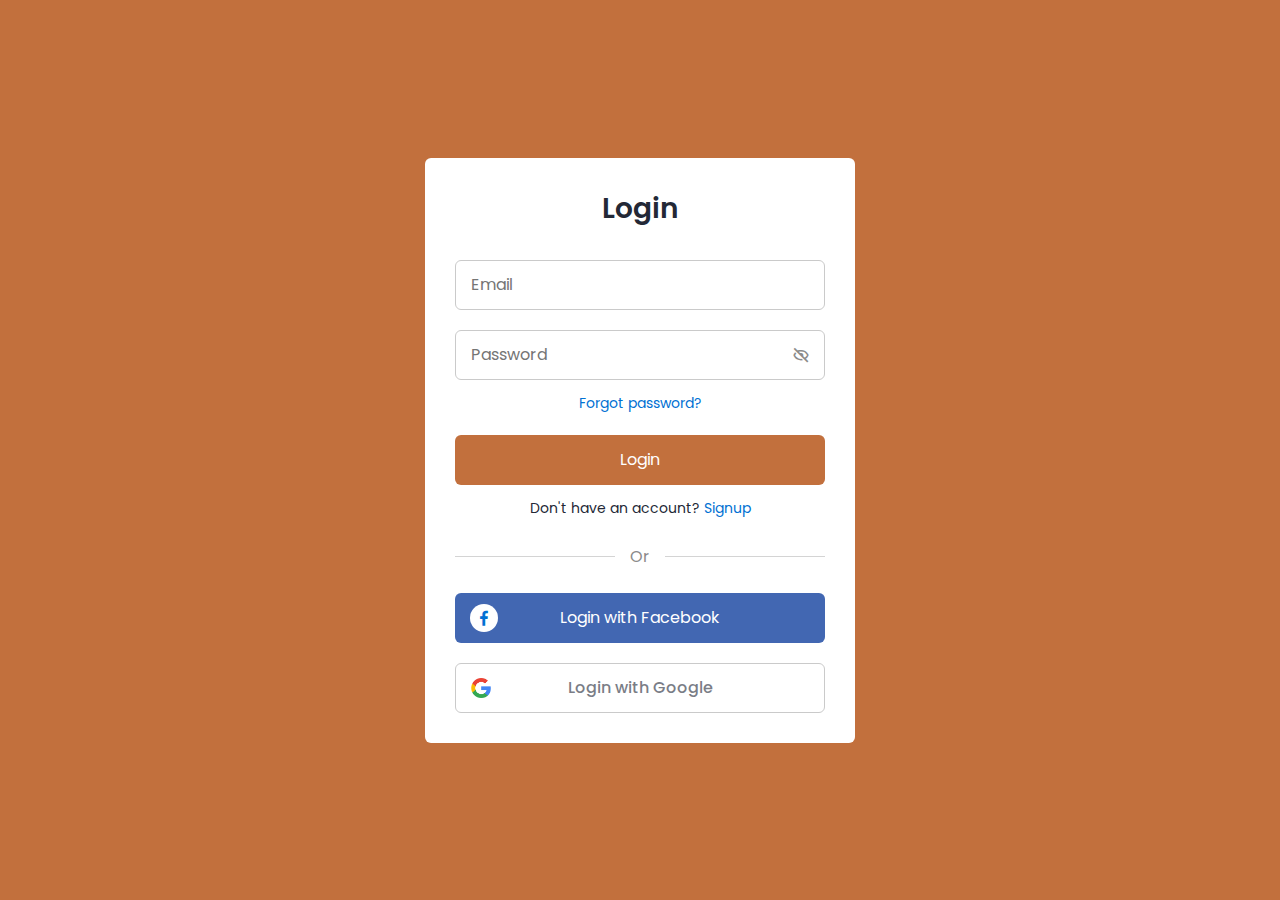
<file: LoginForm/index.html>
<!DOCTYPE html>
<!-- Coding by CodingLab | www.codinglabweb.com-->
    <html lang="en">
    <head>
        <meta charset="UTF-8">
        <meta http-equiv="X-UA-Compatible" content="IE=edge">
        <meta name="viewport" content="width=device-width, initial-scale=1.0">
        <title> Responsive Login and Signup Form </title>

        <!-- CSS -->
        <link rel="stylesheet" href="css/style.css">
                
        <!-- Boxicons CSS -->
        <link href='https://unpkg.com/boxicons@2.1.2/css/boxicons.min.css' rel='stylesheet'>
                        
    </head>
    <body>
        <section class="container forms">
            <div class="form login">
                <div class="form-content">
                    <header>Login</header>
                    <form action="#">
                        <div class="field input-field">
                            <input type="email" placeholder="Email" class="input">
                        </div>

                        <div class="field input-field">
                            <input type="password" placeholder="Password" class="password">
                            <i class='bx bx-hide eye-icon'></i>
                        </div>

                        <div class="form-link">
                            <a href="#" class="forgot-pass">Forgot password?</a>
                        </div>

                        <div class="field button-field">
                            <button>Login</button>
                        </div>
                    </form>

                    <div class="form-link">
                        <span>Don't have an account? <a href="#" class="link signup-link">Signup</a></span>
                    </div>
                </div>

                <div class="line"></div>

                <div class="media-options">
                    <a href="#" class="field facebook">
                        <i class='bx bxl-facebook facebook-icon'></i>
                        <span>Login with Facebook</span>
                    </a>
                </div>

                <div class="media-options">
                    <a href="#" class="field google">
                        <img src="images/google.png" alt="" class="google-img">
                        <span>Login with Google</span>
                    </a>
                </div>

            </div>

            <!-- Signup Form -->

            <div class="form signup">
                <div class="form-content">
                    <header>Signup</header>
                    <form action="#">
                        <div class="field input-field">
                            <input type="email" placeholder="Email" class="input">
                        </div>

                        <div class="field input-field">
                            <input type="password" placeholder="Create password" class="password">
                        </div>

                        <div class="field input-field">
                            <input type="password" placeholder="Confirm password" class="password">
                            <i class='bx bx-hide eye-icon'></i>
                        </div>

                        <div class="field button-field">
                            <button>Signup</button>
                        </div>
                    </form>

                    <div class="form-link">
                        <span>Already have an account? <a href="#" class="link login-link">Login</a></span>
                    </div>
                </div>

                <div class="line"></div>

                <div class="media-options">
                    <a href="#" class="field facebook">
                        <i class='bx bxl-facebook facebook-icon'></i>
                        <span>Login with Facebook</span>
                    </a>
                </div>

                <div class="media-options">
                    <a href="#" class="field google">
                        <img src="images/google.png" alt="" class="google-img">
                        <span>Login with Google</span>
                    </a>
                </div>

            </div>
        </section>

        <!-- JavaScript -->
        <script src="js/script.js"></script>
    </body>
</html>
</file>
<file: LoginForm/css/style.css>
/* Google Fonts - Poppins */
@import url('https://fonts.googleapis.com/css2?family=Poppins:wght@300;400;500;600&display=swap');

*{
    margin: 0;
    padding: 0;
    box-sizing: border-box;
    font-family: 'Poppins', sans-serif;
}
.container{
    height: 100vh;
    width: 100%;
    display: flex;
    align-items: center;
    justify-content: center;
    background-color: #c2703d;
    column-gap: 30px;
}
.form{
    position: absolute;
    max-width: 430px;
    width: 100%;
    padding: 30px;
    border-radius: 6px;
    background: #FFF;
}
.form.signup{
    opacity: 0;
    pointer-events: none;
}
.forms.show-signup .form.signup{
    opacity: 1;
    pointer-events: auto;
}
.forms.show-signup .form.login{
    opacity: 0;
    pointer-events: none;
}
header{
    font-size: 28px;
    font-weight: 600;
    color: #232836;
    text-align: center;
}
form{
    margin-top: 30px;
}
.form .field{
    position: relative;
    height: 50px;
    width: 100%;
    margin-top: 20px;
    border-radius: 6px;
}
.field input,
.field button{
    height: 100%;
    width: 100%;
    border: none;
    font-size: 16px;
    font-weight: 400;
    border-radius: 6px;
}
.field input{
    outline: none;
    padding: 0 15px;
    border: 1px solid#CACACA;
}
.field input:focus{
    border-bottom-width: 2px;
}
.eye-icon{
    position: absolute;
    top: 50%;
    right: 10px;
    transform: translateY(-50%);
    font-size: 18px;
    color: #8b8b8b;
    cursor: pointer;
    padding: 5px;
}
.field button{
    color: #fff;
    background-color: #c2703d;
    transition: all 0.3s ease;
    cursor: pointer;
}
.field button:hover{
    background-color: #f06a16;
}
.form-link{
    text-align: center;
    margin-top: 10px;
}
.form-link span,
.form-link a{
    font-size: 14px;
    font-weight: 400;
    color: #232836;
}
.form a{
    color: #0171d3;
    text-decoration: none;
}
.form-content a:hover{
    text-decoration: underline;
}
.line{
    position: relative;
    height: 1px;
    width: 100%;
    margin: 36px 0;
    background-color: #d4d4d4;
}
.line::before{
    content: 'Or';
    position: absolute;
    top: 50%;
    left: 50%;
    transform: translate(-50%, -50%);
    background-color: #FFF;
    color: #8b8b8b;
    padding: 0 15px;
}
.media-options a{
    display: flex;
    align-items: center;
    justify-content: center;
}
a.facebook{
    color: #fff;
    background-color: #4267b2;
}
a.facebook .facebook-icon{
    height: 28px;
    width: 28px;
    color: #0171d3;
    font-size: 20px;
    border-radius: 50%;
    display: flex;
    align-items: center;
    justify-content: center;
    background-color: #fff;
}
.facebook-icon,
img.google-img{
    position: absolute;
    top: 50%;
    left: 15px;
    transform: translateY(-50%);
}
img.google-img{
    height: 20px;
    width: 20px;
    object-fit: cover;
}
a.google{
    border: 1px solid #CACACA;
}
a.google span{
    font-weight: 500;
    opacity: 0.6;
    color: #232836;
}

@media screen and (max-width: 400px) {
    .form{
        padding: 20px 10px;
    }
    
}
</file>
